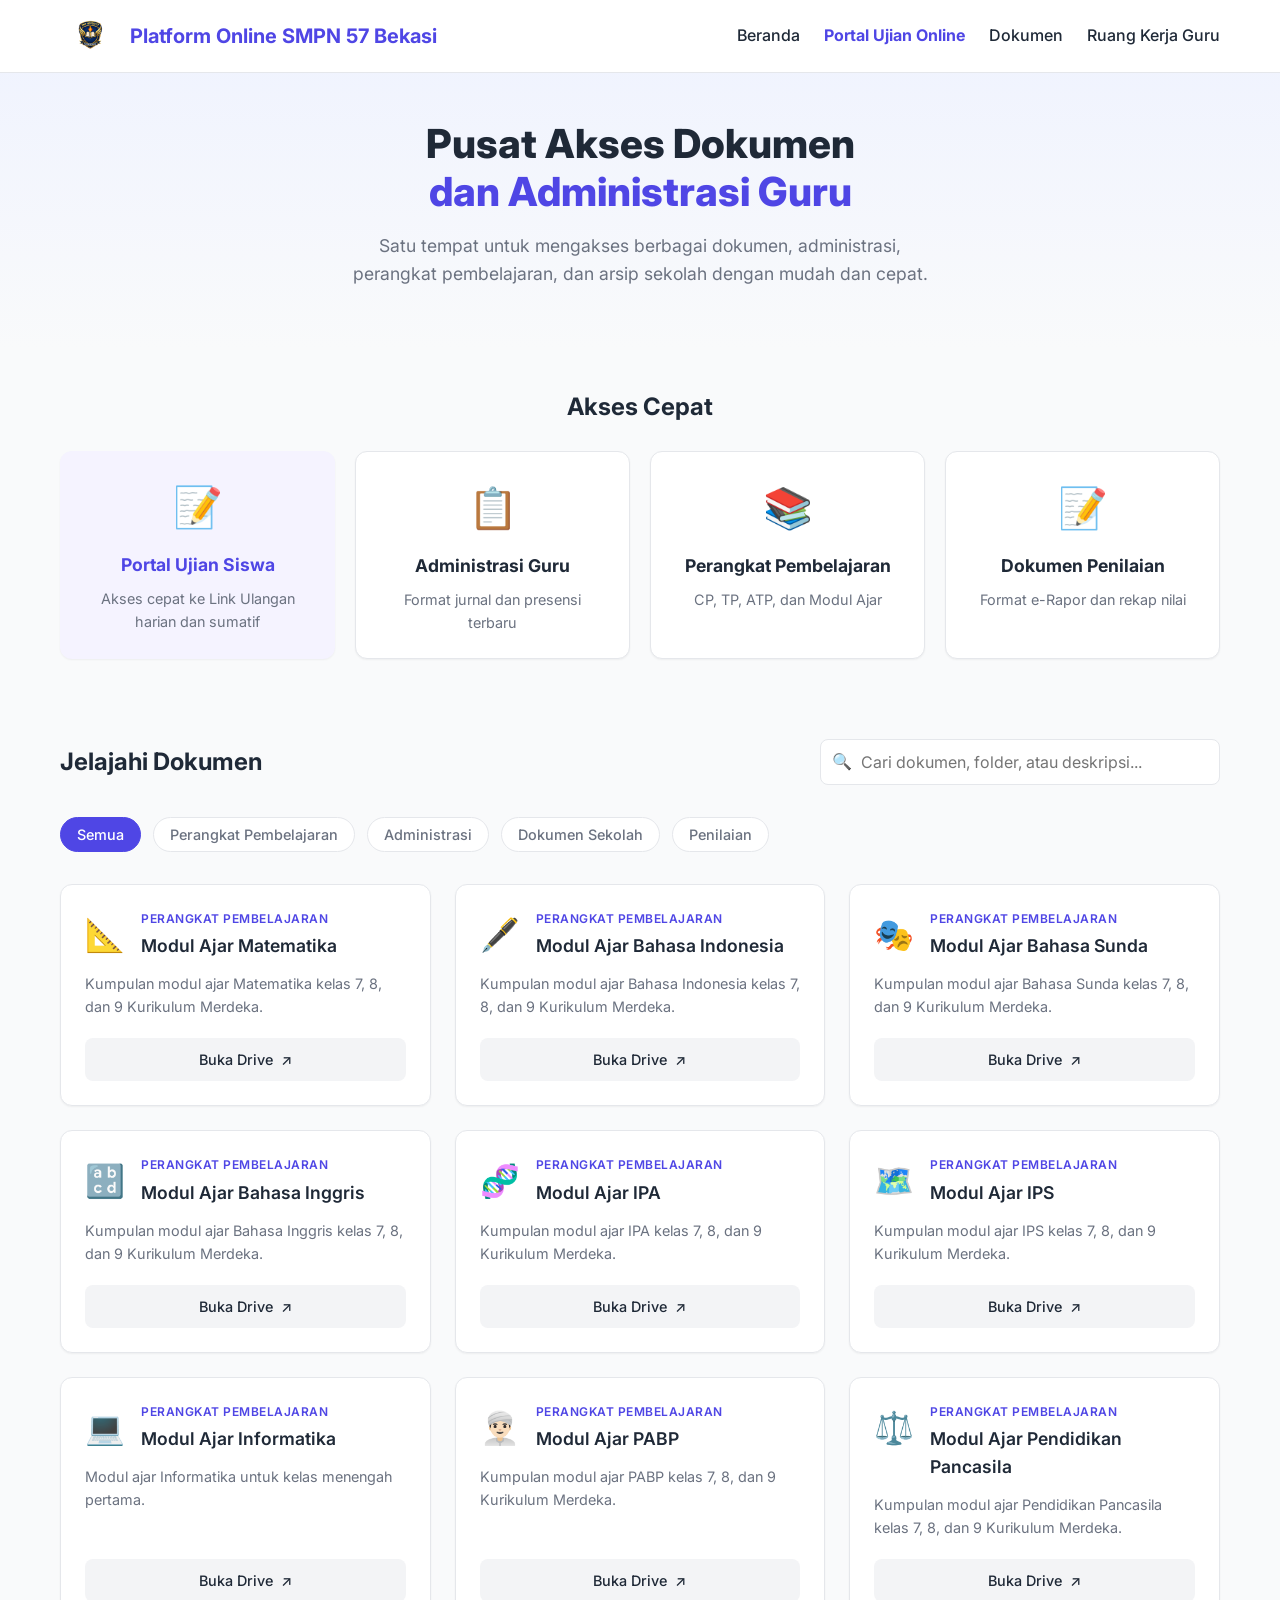
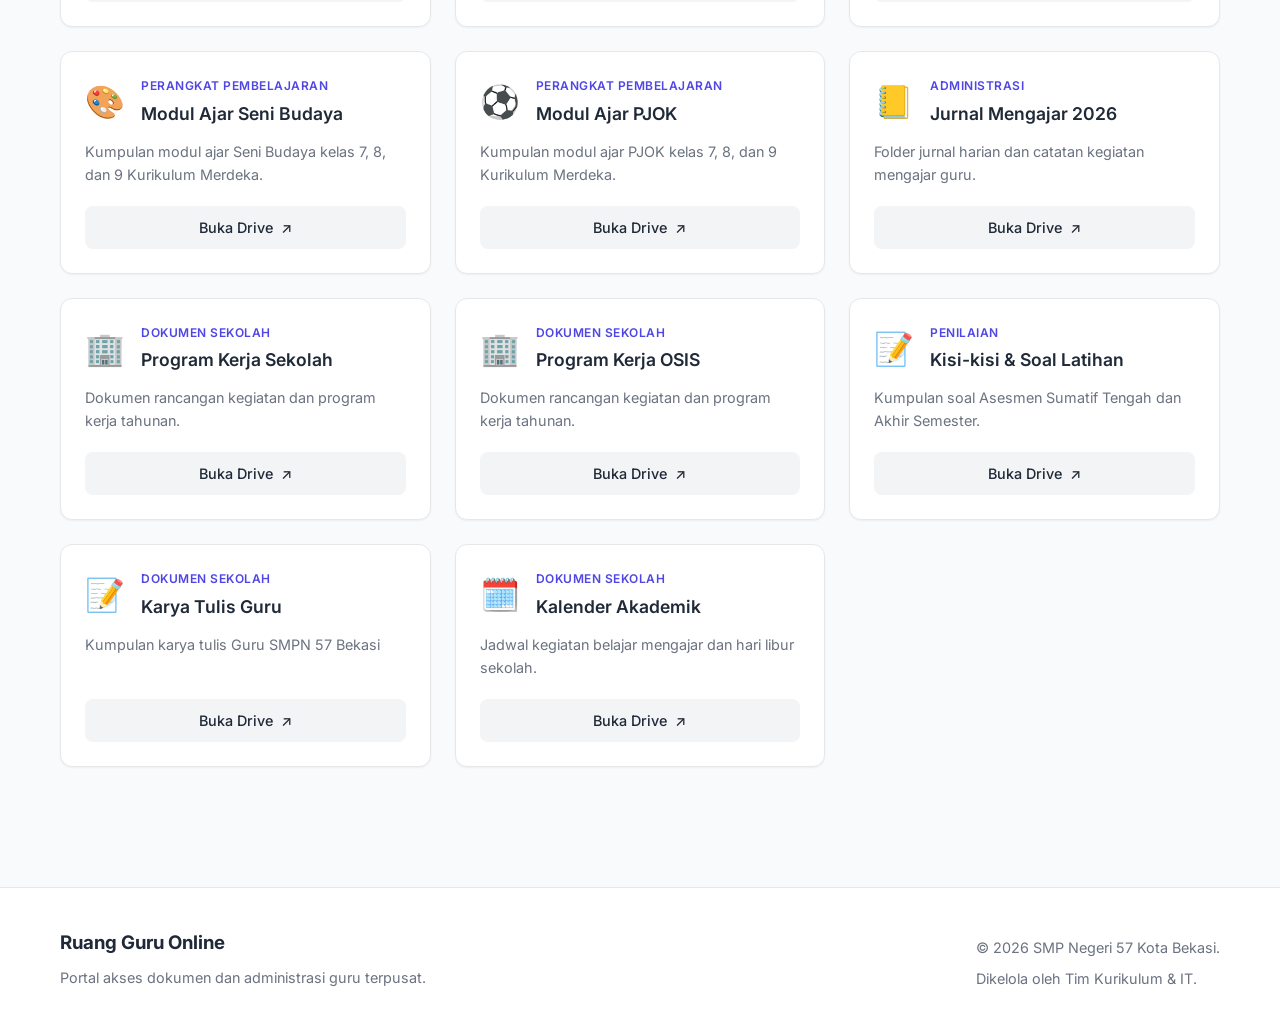
<file: index.html>
<!DOCTYPE html>
<html lang="id">
<head>
    <meta charset="UTF-8">
    <meta name="viewport" content="width=device-width, initial-scale=1.0">
    <title>Platform Online SMPN 57 Bekasi - Pusat Akses Dokumen</title>
    <link rel="stylesheet" href="style.css">
    <!-- Google Fonts untuk tipografi modern -->
    <link href="https://fonts.googleapis.com/css2?family=Inter:wght@400;500;600;700&display=swap" rel="stylesheet">
</head>
<body>
    <!-- Navbar -->
    <nav class="navbar" id="navbar">
        <div class="nav-container">
            <div class="logo">
                <img src="assets/LOGO SMPN 57 KOTA BEKASI.png" alt="Logo Sekolah" class="logo-img">
                <span class="logo-text">Platform Online SMPN 57 Bekasi</span>
            </div>
            <button class="mobile-toggle" id="mobile-toggle" aria-label="Toggle Menu">
                ☰
            </button>
            <ul class="nav-links" id="nav-links">
                <li><a href="#beranda">Beranda</a></li>
                <li><a href="ujian-siswa.html" style="color: var(--primary); font-weight: 700;">Portal Ujian Online</a></li>
                <li><a href="#dokumen">Dokumen</a></li>
                <li><a href="#" id="nav-ruang-guru">Ruang Kerja Guru</a></li>
            </ul>
        </div>
    </nav>

    <!-- Hero Section -->
    <header class="hero" id="beranda">
        <div class="hero-content">
            <h1>Pusat Akses Dokumen <br><span class="highlight">dan Administrasi Guru</span></h1>
            <p>Satu tempat untuk mengakses berbagai dokumen, administrasi, perangkat pembelajaran, dan arsip sekolah dengan mudah dan cepat.</p>
        </div>
    </header>

    <!-- Platform Ujian (Featured Links) -->
    <section class="featured-section" id="akses-cepat">
        <div class="container">
            <h2 class="section-title">Akses Cepat</h2>
            <div class="featured-grid">
                <a href="ujian-siswa.hmtl" class="featured-card" style="border: 2px solid var(--primapry); background-color: #f5f3ff;">
                    <span class="featured-icon">📝</span>
                    <h3 style="color: var(--primary);">Portal Ujian Siswa</h3>
                    <p>Akses cepat ke Link Ulangan harian dan sumatif</p>
                </a>
                <a href="link di sini" target="_blank" rel="noopener noreferrer" class="featured-card">
                    <span class="featured-icon">📋</span>
                    <h3>Administrasi Guru</h3>
                    <p>Format jurnal dan presensi terbaru</p>
                </a>
                <a href="link di sini" target="_blank" rel="noopener noreferrer" class="featured-card">
                    <span class="featured-icon">📚</span>
                    <h3>Perangkat Pembelajaran</h3>
                    <p>CP, TP, ATP, dan Modul Ajar</p>
                </a>
                <a href="link di sini" target="_blank" rel="noopener noreferrer" class="featured-card">
                    <span class="featured-icon">📝</span>
                    <h3>Dokumen Penilaian</h3>
                    <p>Format e-Rapor dan rekap nilai</p>
                </a>
            </div>
        </div>
    </section>

    <!-- Main Dashboard -->
    <main class="dashboard-section" id="dokumen">
        <div class="container">
            <div class="dashboard-header">
                <h2>Jelajahi Dokumen</h2>
                <div class="search-box">
                    <span class="search-icon">🔍</span>
                    <input type="text" id="searchInput" placeholder="Cari dokumen, folder, atau deskripsi...">
                </div>
            </div>

            <!-- Filter Kategori -->
            <div class="filter-container" id="filterContainer">
                <button class="filter-btn active" data-filter="Semua">Semua</button>
                <button class="filter-btn" data-filter="Perangkat Pembelajaran">Perangkat Pembelajaran</button>
                <button class="filter-btn" data-filter="Administrasi">Administrasi</button>
                <button class="filter-btn" data-filter="Dokumen Sekolah">Dokumen Sekolah</button>
                <button class="filter-btn" data-filter="Penilaian">Penilaian</button>
            </div>

            <!-- Grid Drive Cards -->
            <div class="drive-grid" id="driveGrid">
                <!-- Card akan di-render melalui JavaScript disini -->
            </div>

            <!-- Empty State -->
            <div class="empty-state" id="emptyState" style="display: none;">
                <span class="empty-icon">📂</span>
                <h3>Dokumen tidak ditemukan</h3>
                <p>Coba gunakan kata kunci lain atau ubah filter pencarian Anda.</p>
            </div>
        </div>
    </main>

    <!-- Footer -->
    <footer id="kontak">
        <div class="container">
            <div class="footer-content">
                <div class="footer-brand">
                    <h3>Ruang Guru Online</h3>
                    <p>Portal akses dokumen dan administrasi guru terpusat.</p>
                </div>
                <div class="footer-info">
                    <p>&copy; 2026 SMP Negeri 57 Kota Bekasi.</p>
                    <p>Dikelola oleh Tim Kurikulum & IT.</p>
                </div>
            </div>
        </div>
    </footer>

    <!-- Back to Top Button -->
    <button id="backToTop" class="back-to-top" aria-label="Kembali ke atas">↑</button>

    <script src="script.js"></script>
</body>
</html>
</file>
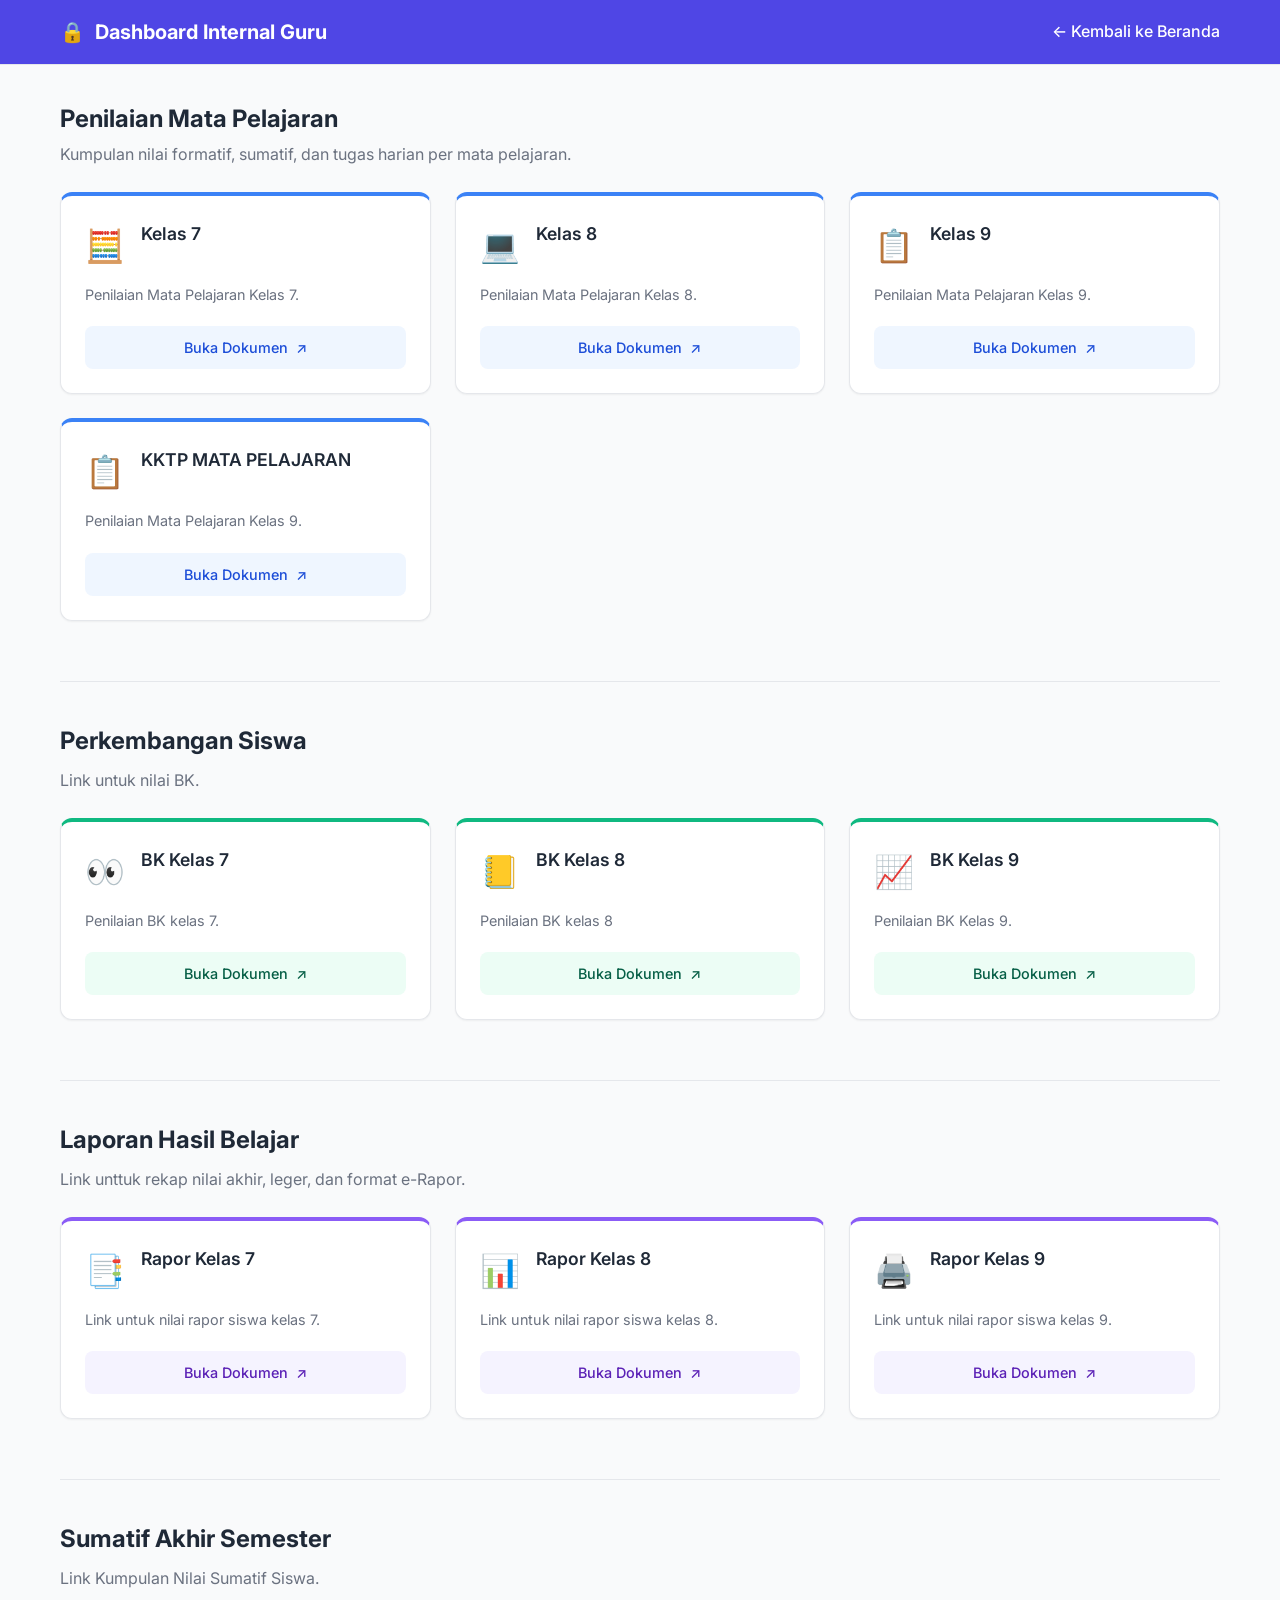
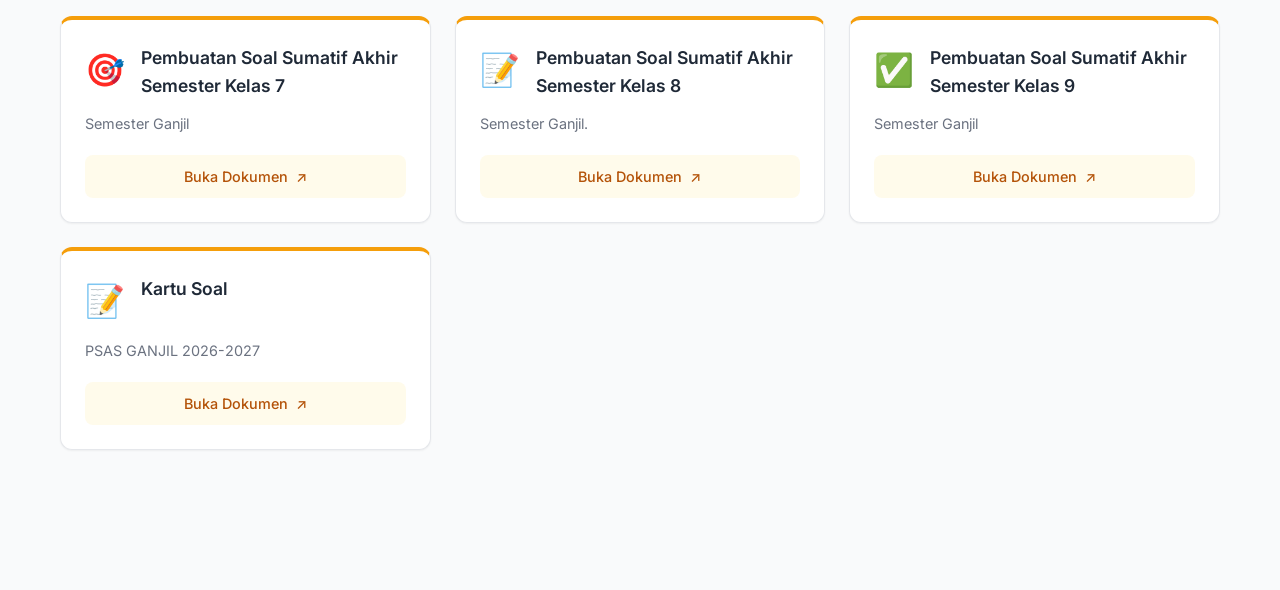
<file: guru-private-57.html>
<!DOCTYPE html>
<html lang="id">
<head>
    <meta charset="UTF-8">
    <meta name="viewport" content="width=device-width, initial-scale=1.0">
    <title>Internal Ruang Guru - Penilaian & Akademik</title>
    <link rel="stylesheet" href="style.css">
    <link href="https://fonts.googleapis.com/css2?family=Inter:wght@400;500;600;700&display=swap" rel="stylesheet">
</head>
<body>
    <!-- Navbar -->
    <nav class="navbar" style="background-color: var(--primary);">
        <div class="nav-container">
            <div class="logo" style="color: white;">
                <span class="logo-icon">🔒</span>
                <span class="logo-text">Dashboard Internal Guru</span>
            </div>
            <ul class="nav-links">
                <li><a href="index.html" style="color: white;">← Kembali ke Beranda</a></li>
            </ul>
        </div>
    </nav>

    <main class="dashboard-section" style="padding-top: 100px;">
        
        <!-- SECTION 1: Penilaian Mata Pelajaran -->
        <div class="container" style="padding-bottom: 40px;">
            <div class="dashboard-header" style="margin-bottom: 20px;">
                <h2 style="font-size: 1.5rem;">Penilaian Mata Pelajaran</h2>
            </div>
            <p style="color: var(--text-muted); margin-top: -16px; margin-bottom: 24px;">Kumpulan nilai formatif, sumatif, dan tugas harian per mata pelajaran.</p>
            <div class="drive-grid" id="penilaianGrid"></div>
        </div>

        <!-- SECTION 2: Perkembangan Siswa -->
        <div class="container" style="margin-top: 20px; padding-bottom: 40px;">
            <h2 style="margin-bottom: 8px; font-size: 1.5rem; border-top: 1px solid var(--border-color); padding-top: 40px;">
                Perkembangan Siswa
            </h2>
            <p style="color: var(--text-muted); margin-bottom: 24px;">Link untuk nilai BK.</p>
            <div class="drive-grid" id="perkembanganGrid"></div>
        </div>

        <!-- SECTION 3: Laporan Hasil Belajar -->
        <div class="container" style="margin-top: 20px; padding-bottom: 40px;">
            <h2 style="margin-bottom: 8px; font-size: 1.5rem; border-top: 1px solid var(--border-color); padding-top: 40px;">
                Laporan Hasil Belajar
            </h2>
            <p style="color: var(--text-muted); margin-bottom: 24px;">Link unttuk rekap nilai akhir, leger, dan format e-Rapor.</p>
            <div class="drive-grid" id="laporanGrid"></div>
        </div>

        <!-- SECTION 4: Sumatif -->
        <div class="container" style="margin-top: 20px; padding-bottom: 60px;">
            <h2 style="margin-bottom: 8px; font-size: 1.5rem; border-top: 1px solid var(--border-color); padding-top: 40px;">
                Sumatif Akhir Semester
            </h2>
            <p style="color: var(--text-muted); margin-bottom: 24px;">Link Kumpulan Nilai Sumatif Siswa.</p>
            <div class="drive-grid" id="sumatifGrid"></div>
        </div>

    </main>

    <!-- Script Khusus -->
    <script src="script-private.js"></script>
</body>
</html>
</file>
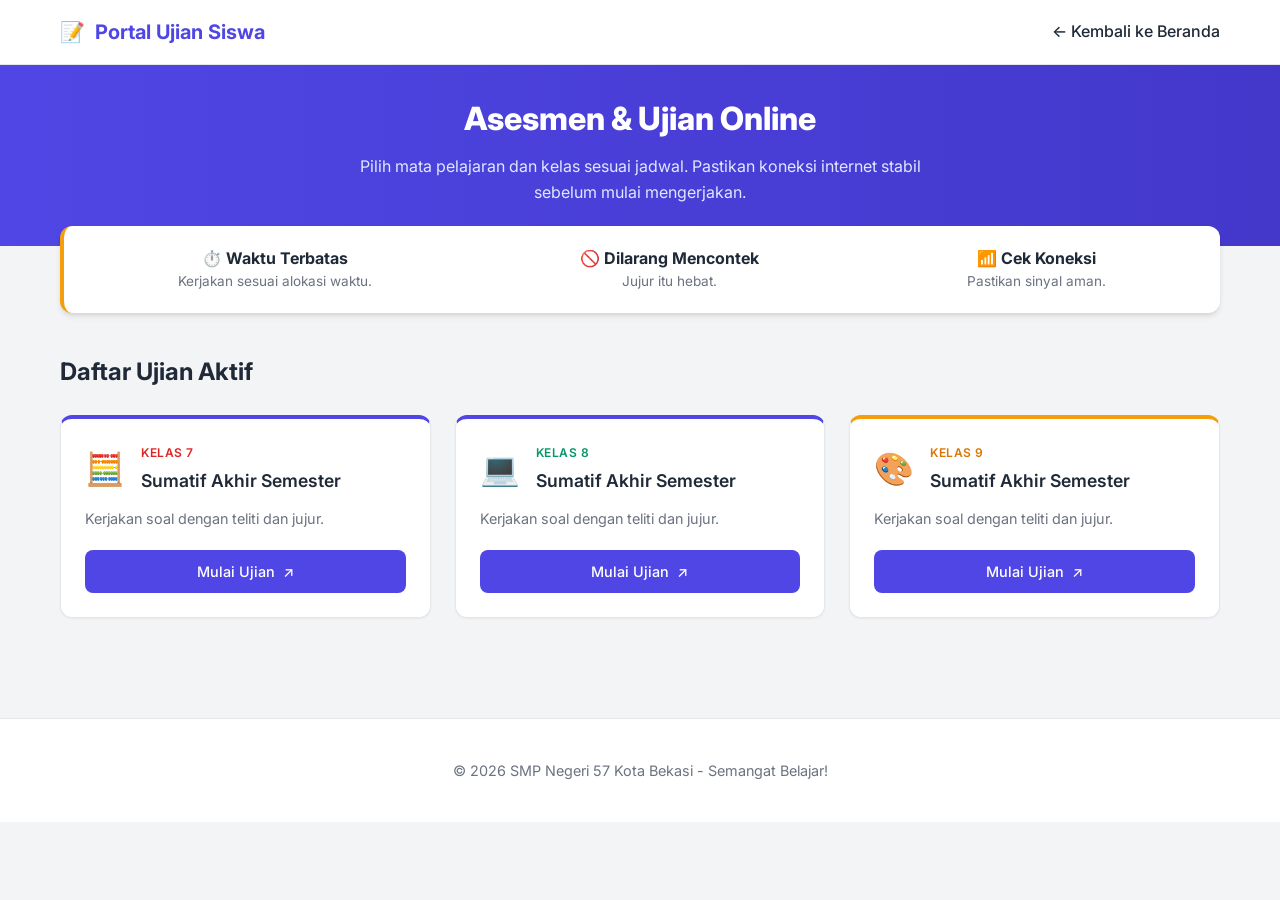
<file: ujian-siswa.html>
<!DOCTYPE html>
<html lang="id">
<head>
    <meta charset="UTF-8">
    <meta name="viewport" content="width=device-width, initial-scale=1.0">
    <title>Portal Ujian Siswa - SMP Negeri 58</title>
    <link rel="stylesheet" href="style.css">
    <link href="https://fonts.googleapis.com/css2?family=Inter:wght@400;500;600;700&display=swap" rel="stylesheet">
</head>
<body style="background-color: #f3f4f6;">
    <!-- Navbar Khusus Ujian -->
    <nav class="navbar" style="background-color: white;">
        <div class="nav-container">
            <div class="logo">
                <span class="logo-icon">📝</span>
                <span class="logo-text">Portal Ujian Siswa</span>
            </div>
            <ul class="nav-links">
                <li><a href="index.html">← Kembali ke Beranda</a></li>
            </ul>
        </div>
    </nav>

    <!-- Header Ujian -->
    <header class="hero" style="padding: 100px 20px 40px; background: linear-gradient(to right, #4f46e5, #4338ca); color: white;">
        <div class="hero-content">
            <h1 style="color: white; font-size: 2rem;">Asesmen & Ujian Online</h1>
            <p style="color: #e0e7ff; font-size: 1rem; max-width: 600px; margin: 0 auto;">Pilih mata pelajaran dan kelas sesuai jadwal. Pastikan koneksi internet stabil sebelum mulai mengerjakan.</p>
        </div>
    </header>

    <!-- Tata Tertib Singkat -->
    <div class="container" style="margin-top: -20px; position: relative; z-index: 10;">
        <div style="background: white; padding: 20px; border-radius: var(--radius); box-shadow: var(--shadow-md); display: flex; gap: 20px; flex-wrap: wrap; justify-content: space-around; text-align: center; border-left: 4px solid #f59e0b;">
            <div>
                <strong>⏱️ Waktu Terbatas</strong>
                <p style="font-size: 0.85rem; color: var(--text-muted);">Kerjakan sesuai alokasi waktu.</p>
            </div>
            <div>
                <strong>🚫 Dilarang Mencontek</strong>
                <p style="font-size: 0.85rem; color: var(--text-muted);">Jujur itu hebat.</p>
            </div>
            <div>
                <strong>📶 Cek Koneksi</strong>
                <p style="font-size: 0.85rem; color: var(--text-muted);">Pastikan sinyal aman.</p>
            </div>
        </div>
    </div>

    <!-- Daftar Link Ujian -->
    <main class="dashboard-section" style="padding-top: 40px;">
        <div class="container">
            <h2 style="margin-bottom: 24px; font-size: 1.5rem;">Daftar Ujian Aktif</h2>
            
            <div class="drive-grid">
                
                <!-- Card Ujian kelas 7 -->
                <div class="drive-card" style="border-top: 4px solid var(--primary);">
                    <div class="card-header">
                        <div class="card-icon">🧮</div>
                        <div>
                            <span class="card-category" style="color: #dc2626;">Kelas 7</span>
                            <h3 class="card-title">Sumatif Akhir Semester</h3>
                        </div>
                    </div>
                    <p class="card-desc">Kerjakan soal dengan teliti dan jujur.</p>
                    <!-- Ganti link ini dengan link Google Forms/Quizizz ujian aslinya -->
                    <a href="https://forms.gle/aFJ8XS2qf758sNGAA" target="_blank" rel="noopener noreferrer" class="btn-drive" style="background-color: var(--primary); color: white;">
                        Mulai Ujian <span>↗</span>
                    </a>
                </div>

                <!-- Card Ujian kelas 8 -->
                <div class="drive-card" style="border-top: 4px solid var(--primary);">
                    <div class="card-header">
                        <div class="card-icon">💻</div>
                        <div>
                            <span class="card-category" style="color: #059669;">Kelas 8</span>
                            <h3 class="card-title">Sumatif Akhir Semester</h3>
                        </div>
                    </div>
                    <p class="card-desc">Kerjakan soal dengan teliti dan jujur.</p>
                    <a href="https://forms.gle/bck4MZAFeaTJxdxV6" target="_blank" rel="noopener noreferrer" class="btn-drive" style="background-color: var(--primary); color: white;">
                        Mulai Ujian <span>↗</span>
                    </a>
                </div>

                <!-- Card Ujian Kelas 9 -->
                <div class="drive-card" style="border-top: 4px solid #f59e0b;">
                    <div class="card-header">
                        <div class="card-icon">🎨</div>
                        <div>
                            <span class="card-category" style="color: #d97706;">Kelas 9</span>
                            <h3 class="card-title">Sumatif Akhir Semester</h3>
                        </div>
                    </div>
                    <p class="card-desc">Kerjakan soal dengan teliti dan jujur.</p>
                    <a href="https://forms.gle/PgM4ePSthqxuW1EW8" target="_blank" rel="noopener noreferrer" class="btn-drive" style="background-color: var(--primary); color: white;">
                        Mulai Ujian <span>↗</span>
                    </a>
                </div>

            </div>
        </div>
    </main>

    <!-- Footer -->
    <footer style="margin-top: 20px;">
        <div class="container">
            <div class="footer-content" style="justify-content: center; text-align: center;">
                <p style="color: var(--text-muted); font-size: 0.9rem;">&copy; 2026 SMP Negeri 57 Kota Bekasi - Semangat Belajar!</p>
            </div>
        </div>
    </footer>
</body>
</html>
</file>
<file: style.css>
/* Custom Properties & Reset */
:root {
    --primary: #4f46e5;
    --primary-hover: #4338ca;
    --bg-light: #f9fafb;
    --bg-white: #ffffff;
    --text-main: #1f2937;
    --text-muted: #6b7280;
    --border-color: #e5e7eb;
    --shadow-sm: 0 1px 2px 0 rgb(0 0 0 / 0.05);
    --shadow-md: 0 4px 6px -1px rgb(0 0 0 / 0.1), 0 2px 4px -2px rgb(0 0 0 / 0.1);
    --shadow-lg: 0 10px 15px -3px rgb(0 0 0 / 0.1), 0 4px 6px -4px rgb(0 0 0 / 0.1);
    --radius: 12px;
    --transition: all 0.3s ease;
}

* {
    margin: 0;
    padding: 0;
    box-sizing: border-box;
    font-family: 'Inter', sans-serif;
}

body {
    background-color: var(--bg-light);
    color: var(--text-main);
    line-height: 1.6;
    overflow-x: hidden;
}

html {
    scroll-behavior: smooth;
}

.container {
    max-width: 1200px;
    margin: 0 auto;
    padding: 0 20px;
}

/* Navbar */
.navbar {
    position: fixed;
    top: 0;
    width: 100%;
    background-color: rgba(255, 255, 255, 0.95);
    backdrop-filter: blur(8px);
    z-index: 1000;
    border-bottom: 1px solid var(--border-color);
    transition: var(--transition);
}

.navbar.scrolled {
    box-shadow: var(--shadow-sm);
}

.nav-container {
    max-width: 1200px;
    margin: 0 auto;
    padding: 16px 20px;
    display: flex;
    justify-content: space-between;
    align-items: center;
}

.logo {
    display: flex;
    align-items: center;
    gap: 10px;
    font-weight: 700;
    font-size: 1.25rem;
    color: var(--primary);
}

.logo-img {
    height: 40px;
    width: auto;
    object-fit:contain;
}

.nav-links {
    list-style: none;
    display: flex;
    gap: 24px;
}

.nav-links a {
    text-decoration: none;
    color: var(--text-main);
    font-weight: 500;
    transition: var(--transition);
}

.nav-links a:hover {
    color: var(--primary);
}

.mobile-toggle {
    display: none;
    background: none;
    border: none;
    font-size: 1.5rem;
    cursor: pointer;
    color: var(--text-main);
}

/* Hero Section */
.hero {
    padding: 120px 20px 60px;
    text-align: center;
    background: linear-gradient(to bottom, #eef2ff, var(--bg-light));
}

.hero-content h1 {
    font-size: 2.5rem;
    font-weight: 800;
    margin-bottom: 16px;
    line-height: 1.2;
}

.hero-content .highlight {
    color: var(--primary);
}

.hero-content p {
    color: var(--text-muted);
    font-size: 1.1rem;
    max-width: 600px;
    margin: 0 auto;
}

/* Featured Section */
.featured-section {
    padding: 40px 0;
}

.section-title {
    font-size: 1.5rem;
    font-weight: 700;
    margin-bottom: 24px;
    text-align: center;
}

.featured-grid {
    display: grid;
    grid-template-columns: repeat(auto-fit, minmax(250px, 1fr));
    gap: 20px;
}

.featured-card {
    background: var(--bg-white);
    padding: 24px;
    border-radius: var(--radius);
    text-decoration: none;
    color: inherit;
    box-shadow: var(--shadow-sm);
    border: 1px solid var(--border-color);
    transition: var(--transition);
    text-align: center;
}

.featured-card:hover {
    transform: translateY(-5px);
    box-shadow: var(--shadow-md);
    border-color: var(--primary);
}

.featured-icon {
    font-size: 2.5rem;
    display: block;
    margin-bottom: 12px;
}

.featured-card h3 {
    font-size: 1.1rem;
    margin-bottom: 8px;
}

.featured-card p {
    font-size: 0.9rem;
    color: var(--text-muted);
}

/* Dashboard Section */
.dashboard-section {
    padding: 40px 0 80px;
}

.dashboard-header {
    display: flex;
    flex-wrap: wrap;
    justify-content: space-between;
    align-items: center;
    gap: 20px;
    margin-bottom: 32px;
}

.search-box {
    position: relative;
    width: 100%;
    max-width: 400px;
}

.search-box input {
    width: 100%;
    padding: 12px 16px 12px 40px;
    border-radius: 8px;
    border: 1px solid var(--border-color);
    font-size: 1rem;
    outline: none;
    transition: var(--transition);
}

.search-box input:focus {
    border-color: var(--primary);
    box-shadow: 0 0 0 3px rgba(79, 70, 229, 0.1);
}

.search-icon {
    position: absolute;
    left: 12px;
    top: 50%;
    transform: translateY(-50%);
    color: var(--text-muted);
}

/* Filter */
.filter-container {
    display: flex;
    flex-wrap: wrap;
    gap: 12px;
    margin-bottom: 32px;
}

.filter-btn {
    padding: 8px 16px;
    background: var(--bg-white);
    border: 1px solid var(--border-color);
    border-radius: 20px;
    cursor: pointer;
    font-size: 0.9rem;
    font-weight: 500;
    color: var(--text-muted);
    transition: var(--transition);
}

.filter-btn:hover {
    border-color: var(--primary);
    color: var(--primary);
}

.filter-btn.active {
    background: var(--primary);
    color: white;
    border-color: var(--primary);
}

/* Drive Cards Grid */
.drive-grid {
    display: grid;
    grid-template-columns: repeat(auto-fill, minmax(300px, 1fr));
    gap: 24px;
}

.drive-card {
    background: var(--bg-white);
    border-radius: var(--radius);
    padding: 24px;
    box-shadow: var(--shadow-sm);
    border: 1px solid var(--border-color);
    display: flex;
    flex-direction: column;
    transition: var(--transition);
    animation: fadeIn 0.4s ease forwards;
}

.drive-card:hover {
    transform: translateY(-4px);
    box-shadow: var(--shadow-md);
}

.card-header {
    display: flex;
    align-items: flex-start;
    gap: 16px;
    margin-bottom: 12px;
}

.card-icon {
    font-size: 2rem;
}

.card-category {
    font-size: 0.75rem;
    font-weight: 600;
    text-transform: uppercase;
    letter-spacing: 0.5px;
    color: var(--primary);
    margin-bottom: 4px;
    display: block;
}

.card-title {
    font-size: 1.1rem;
    font-weight: 600;
    color: var(--text-main);
}

.card-desc {
    color: var(--text-muted);
    font-size: 0.9rem;
    margin-bottom: 20px;
    flex-grow: 1;
}

.btn-drive {
    display: inline-flex;
    align-items: center;
    justify-content: center;
    gap: 8px;
    padding: 10px 16px;
    background-color: #f3f4f6;
    color: var(--text-main);
    text-decoration: none;
    border-radius: 8px;
    font-weight: 500;
    font-size: 0.9rem;
    transition: var(--transition);
    width: 100%;
}

.btn-drive:hover {
    background-color: var(--primary);
    color: white;
}

/* Empty State */
.empty-state {
    text-align: center;
    padding: 60px 20px;
    background: var(--bg-white);
    border-radius: var(--radius);
    border: 1px dashed var(--border-color);
}

.empty-icon {
    font-size: 3rem;
    margin-bottom: 16px;
    display: block;
    opacity: 0.5;
}

/* Footer */
footer {
    background-color: white;
    border-top: 1px solid var(--border-color);
    padding: 40px 0;
    margin-top: 40px;
}

.footer-content {
    display: flex;
    flex-wrap: wrap;
    justify-content: space-between;
    gap: 20px;
}

.footer-brand p, .footer-info p {
    color: var(--text-muted);
    font-size: 0.9rem;
    margin-top: 8px;
}

/* Back to Top */
.back-to-top {
    position: fixed;
    bottom: 30px;
    right: 30px;
    width: 45px;
    height: 45px;
    background-color: var(--primary);
    color: white;
    border: none;
    border-radius: 50%;
    font-size: 1.2rem;
    cursor: pointer;
    box-shadow: var(--shadow-md);
    opacity: 0;
    visibility: hidden;
    transition: var(--transition);
    z-index: 99;
}

.back-to-top.show {
    opacity: 1;
    visibility: visible;
}

.back-to-top:hover {
    background-color: var(--primary-hover);
    transform: translateY(-3px);
}

/* Animations */
@keyframes fadeIn {
    from { opacity: 0; transform: translateY(10px); }
    to { opacity: 1; transform: translateY(0); }
}

/* Responsive */
@media (max-width: 768px) {
    .hero-content h1 { font-size: 2rem; }
    
    .mobile-toggle { display: block; }
    
    .nav-links {
        position: absolute;
        top: 100%;
        left: 0;
        width: 100%;
        background: white;
        flex-direction: column;
        padding: 20px;
        gap: 16px;
        box-shadow: var(--shadow-md);
        clip-path: polygon(0 0, 100% 0, 100% 0, 0 0);
        transition: clip-path 0.3s ease;
    }
    
    .nav-links.active {
        clip-path: polygon(0 0, 100% 0, 100% 100%, 0 100%);
    }
    
    .dashboard-header { flex-direction: column; align-items: flex-start; }
    .search-box { max-width: 100%; }
}
</file>
